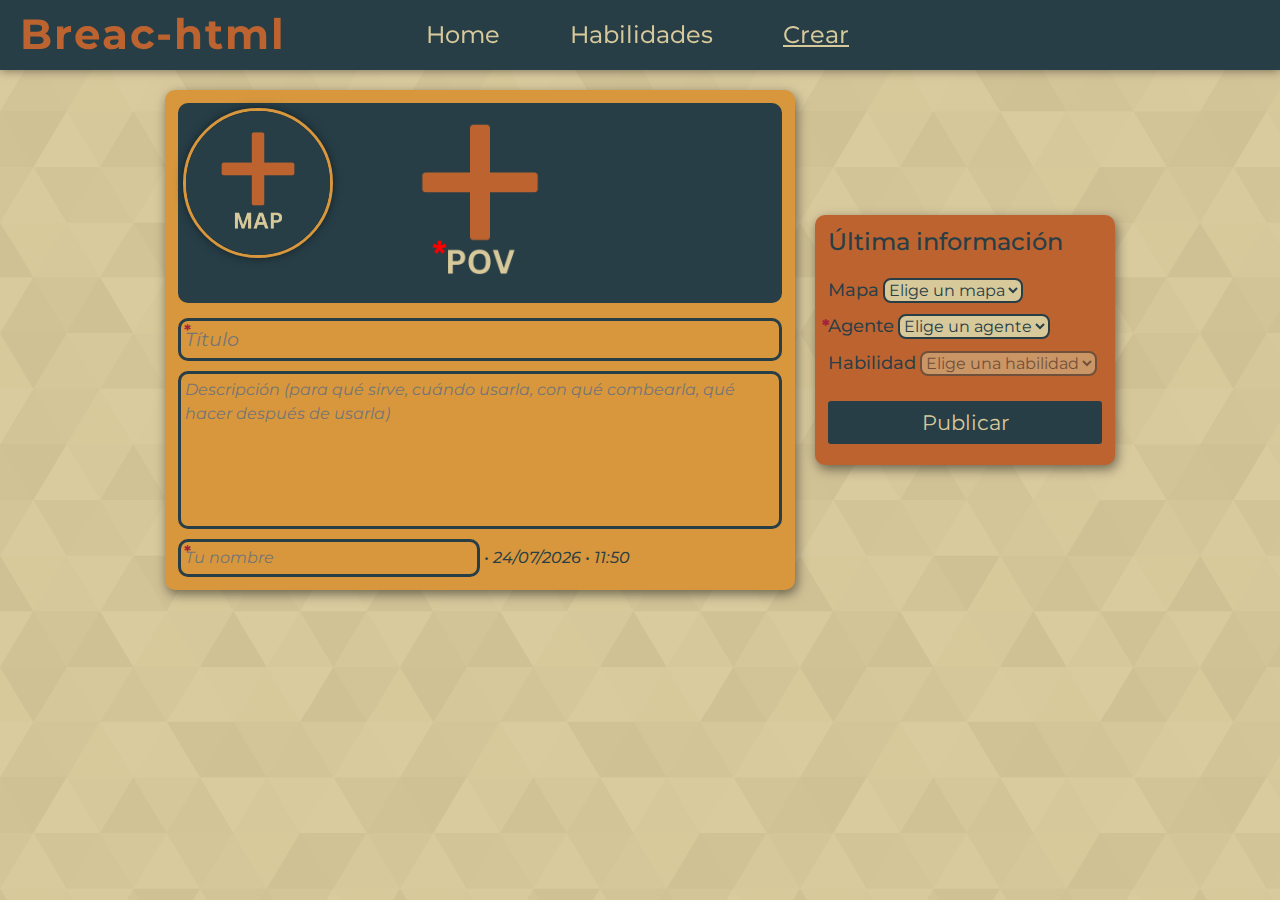
<file: crear.html>
<!DOCTYPE html>
<html lang="es">

<head>
    <meta charset="UTF-8">
    <meta name="viewport" content="width=device-width, initial-scale=1.0">
    <title>Breac-html | Home</title>
    <link rel="stylesheet" href="https://cdnjs.cloudflare.com/ajax/libs/animate.css/4.1.1/animate.min.css" />
    <link href="https://cdn.jsdelivr.net/npm/bootstrap@5.3.3/dist/css/bootstrap.min.css" rel="stylesheet"
        integrity="sha384-QWTKZyjpPEjISv5WaRU9OFeRpok6YctnYmDr5pNlyT2bRjXh0JMhjY6hW+ALEwIH" crossorigin="anonymous">
    <script src="https://cdn.jsdelivr.net/npm/bootstrap@5.3.3/dist/js/bootstrap.bundle.min.js"
        integrity="sha384-YvpcrYf0tY3lHB60NNkmXc5s9fDVZLESaAA55NDzOxhy9GkcIdslK1eN7N6jIeHz"
        crossorigin="anonymous"></script>
    <link rel="stylesheet" href="styles.css">
    <link rel="icon" type="image/x-icon" href="./images/favicon.ico">
</head>

<body>
    <nav>
        <a class="main_title" href="index.html">
            <h1 class="home-navbar" style="color: rgb(189, 99, 47);"><b>Breac-html</b></h1>
        </a>
        <a class="navbar-link" href="index.html">Home</a>
        <a class="navbar-link" href="habilidades.html">Habilidades</a>
        <a style="text-decoration: underline;" class="navbar-link" href="crear.html">Crear</a>
    </nav>

    <form class="form-crear" id="form-crear">


        <div class="card-form">

            <div>
                <div class="div-input-pov">
                    <input type="file" name="povSrc" accept="image/*" id="input-pov" required>
                    <img onclick="function1()" style="border: 10px solid #273E47;  border-radius: 10px; cursor: pointer;" id="pov-preview"
                        src="./images/pov-placeholder.png" class="pov">
                </div>
                <div>
                    <input style="display: none;" type="file" name="mapSrc" accept="image/*" id="input-map">
                    <img onclick="function2()" style="border: 3px solid #D8973C; opacity: 1; cursor: pointer;"
                        id="map-preview" src="./images/map-placeholder.png" class="map">
                </div>
            </div>
            <div>
                <span class="ast"><b>*</b></span>
                <input autocomplete="off" name="titleText" id="title" class="input-form-crear-title" type="text"
                    placeholder="Título" required>
            </div>
            <textarea name="desc" autocomplete="off" class="input-form-crear-desc" type="text" rows="7"
                placeholder="Descripción (para qué sirve, cuándo usarla, con qué combearla, qué hacer después de usarla)"></textarea>
            <div style="margin-top: auto;" class="form-crear-firma">
                <span class="ast"><b>*</b></span>
                <input autocomplete="off" id="nombre" name="nombre" class="input-form-crear-name" type="text"
                    placeholder="Tu nombre" required>
                <span name="fecha" style="font-style:italic;">• <span id="fecha-hoy"></span></span>
            </div>
        </div>

        <div class="card-form-2">
            <h4 class="form-crar-card-2-title">Última información</h4>
            <div>
                <label>Mapa</label>
                <select value="Mapa" name="mapa">
                    <option value="">Elige un mapa</option>
                    <option value="abyss">Abyss</option>
                    <option value="ascent">Ascent</option>
                    <option value="bind">Bind</option>
                    <option value="breeze">Breeze</option>
                    <option value="fracture">Fracture</option>
                    <option value="heaven">Heaven</option>
                    <option value="icebox">Icebox</option>
                    <option value="lotus">Lotus</option>
                    <option value="pearl">Pearl</option>
                    <option value="split">Split</option>
                    <option value="sunset">Sunset</option>
                </select>
            </div>
            <div>
                <span class="ast" style="left: -2.5px; font-weight: bold;"><b>*</b></span>
                <label>Agente</label>
                <select id="agente" name="agente" required>
                    <option value="">Elige un agente</option>
                </select>
            </div>
            <div>
                <label>Habilidad</label>
                <select disabled id="habilidad" name="habilidad" class="habilidad">
                    <option value="">Elige una habilidad</option>
                </select>
            </div>
            <button class="btn btn-light">Publicar</button>
        </div>
    </form>

    <div class="toast-container position-fixed bottom-0 end-0 p-3">
        <div id="liveToast" class="toast align-items-center mi-toast border-0" role="alert" aria-live="assertive"
            aria-atomic="true" data-bs-delay="3000">
            <div class="d-flex">
                <div class="toast-body">
                    ¡Artículo publicado exitosamente!
                </div>
            </div>
            <script src="crear.js"></script>
</body>

</html>
</file>
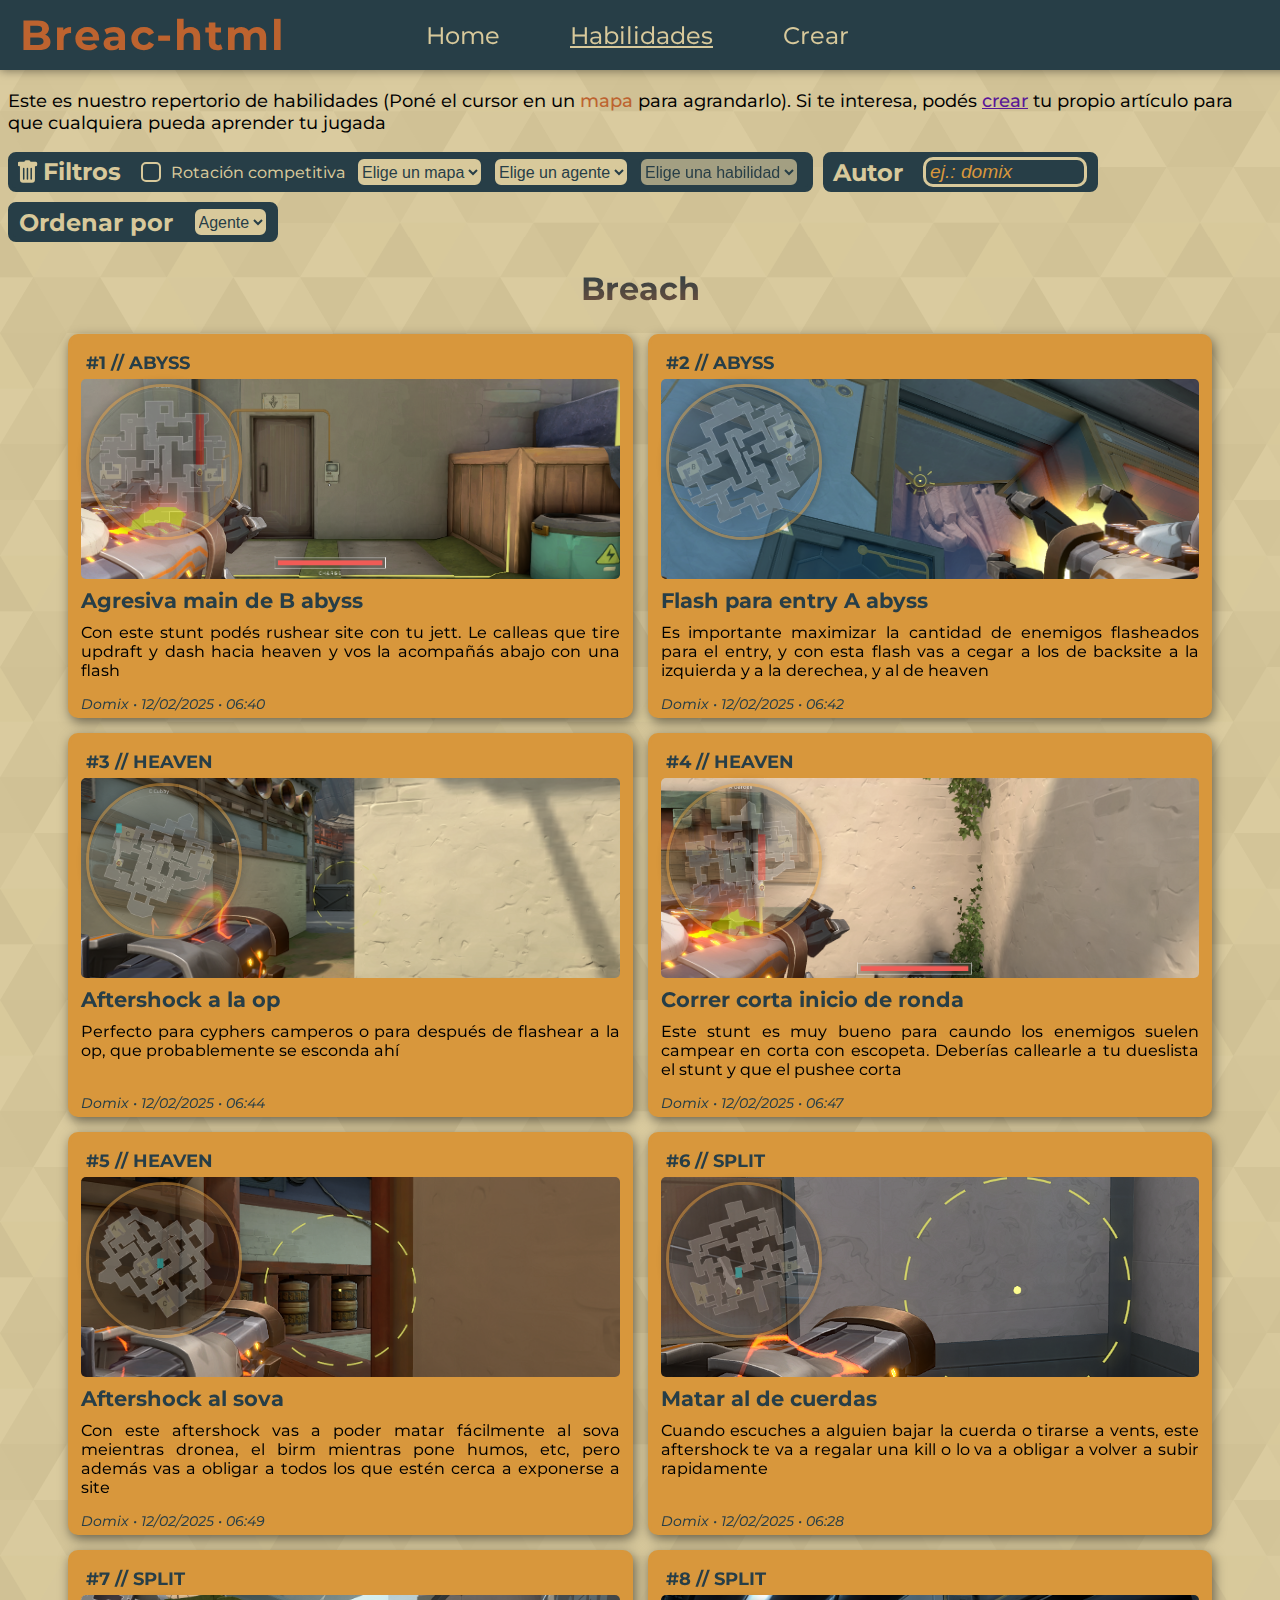
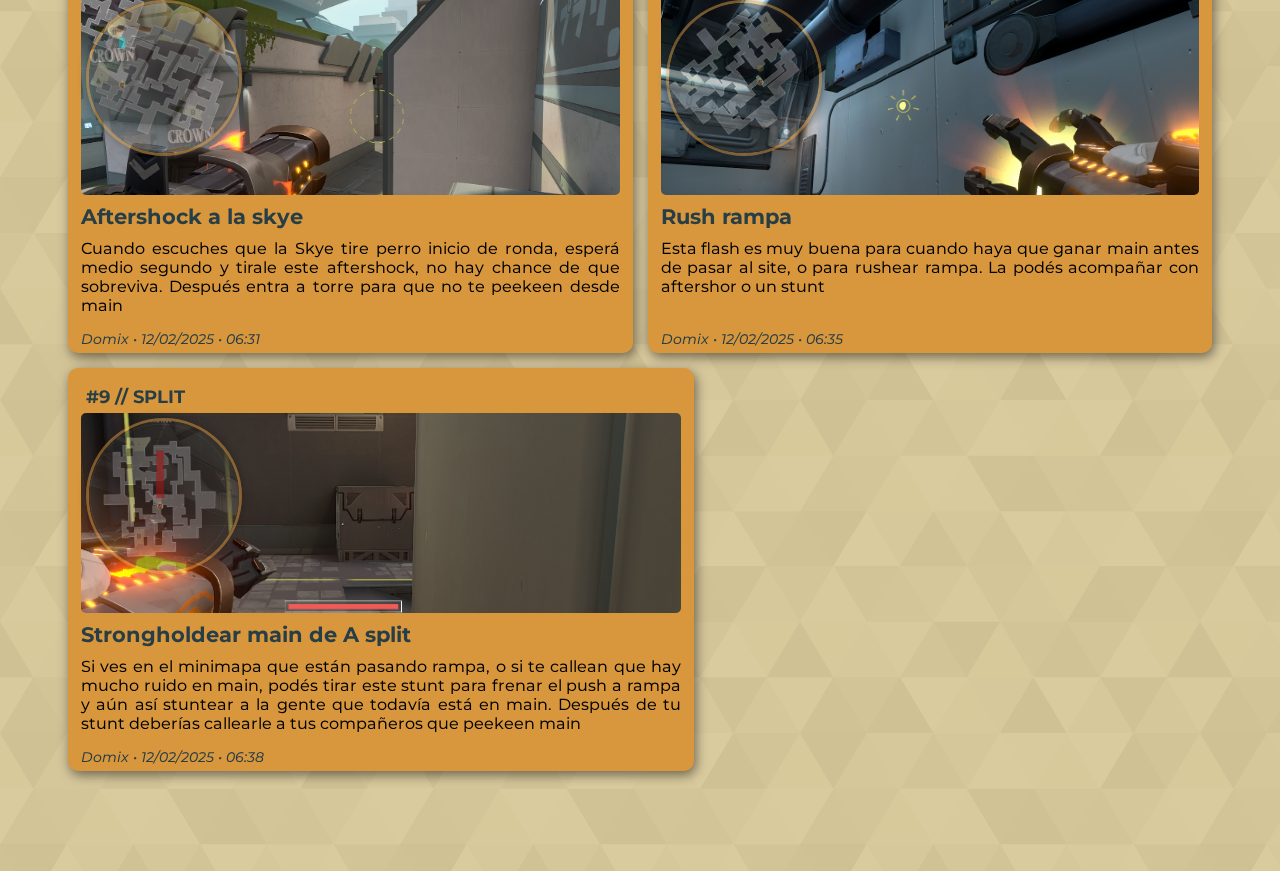
<file: habilidades.html>
<!DOCTYPE html>
<html lang="es">

<head>
    <meta charset="UTF-8">
    <meta name="viewport" content="width=device-width, initial-scale=1.0">
    <title>Breac-html | Habilidades</title>
    <link rel="stylesheet" href="styles.css">
    <link rel="icon" type="image/x-icon" href="./images/favicon.ico">
</head>

<body>

    <nav>
        <a class="main_title" href="index.html">
            <h1 class="home-navbar" style="color: rgb(189, 99, 47);">Breac-html</h1>
        </a>
        <a class="navbar-link" href="index.html">Home</a>
        <a style="text-decoration: underline;" class="navbar-link" href="habilidades.html">Habilidades</a>
        <a class="navbar-link" href="crear.html">Crear</a>
    </nav>

    <p>Este es nuestro repertorio de habilidades (Poné el cursor en un <span
            style="color:#BD632F;; font-weight: 500;">mapa</span> para agrandarlo). Si te interesa, podés <a
            class="mi-link" href="crear.html">crear</a> tu propio artículo para que cualquiera pueda
        aprender tu jugada</p>
    <form id="form-hb">
        <div class="max-filter-container">

            <div class="filter-search-container">
                <div name="para q no haya gap" style="display: flex; flex-direction:row;">
                    <button onclick="vaciarInput()" type="button" class="icon-filter-button"><svg
                            xmlns="http://www.w3.org/2000/svg" width="24" height="24" fill="currentColor"
                            class="bi bi-trash-fill" id="basura" viewBox="1.7 0 16 14.4">
                            <path
                                d="M2.5 1a1 1 0 0 0-1 1v1a1 1 0 0 0 1 1H3v9a2 2 0 0 0 2 2h6a2 2 0 0 0 2-2V4h.5a1 1 0 0 0 1-1V2a1 1 0 0 0-1-1H10a1 1 0 0 0-1-1H7a1 1 0 0 0-1 1zm3 4a.5.5 0 0 1 .5.5v7a.5.5 0 0 1-1 0v-7a.5.5 0 0 1 .5-.5M8 5a.5.5 0 0 1 .5.5v7a.5.5 0 0 1-1 0v-7A.5.5 0 0 1 8 5m3 .5v7a.5.5 0 0 1-1 0v-7a.5.5 0 0 1 1 0" />
                        </svg></button>
                    <div class="filter-container">
                        <label class="filter-label">Filtros</label>
                        <label class="checkbox-label"
                            style="color: #D8C99B; font-size: 1rem; display: flex; align-items: center; user-select: none;">
                            <input type="checkbox" id="comp-input-form-hb">
                            <span class="custom-checkbox"></span>
                            Rotación competitiva

                        </label>
                        <div class="select-filter-container">
                            <select name="mapa-input-form-hb" id="mapa-input-form-hb">
                                <option value="">Elige un mapa</option>
                            </select>
                            <select name="agente-input-form-hb" id="agente-input-form-hb">
                                <option value="">Elige un agente</option>
                            </select>
                            <select name="habilidad-input-form-hb" id="habilidad-input-form-hb">
                                <option value="">Elige una habilidad</option>
                            </select>
                        </div>
                    </div>
                </div>
    </form>

    <div class="search-container">
        <label class="filter-label" style="color: #D8C99B; display: flex; align-items: center;">Autor</label>
        <input id="autor-input-form-hb" type="text" autocomplete="off" class="input-form-hb" placeholder="ej.: domix">
        <!-- <button class="vaciar-autor-button"><svg xmlns="http://www.w3.org/2000/svg" width="16" height="16" fill="currentColor" class="bi bi-x" viewBox="0 0 16 16">
            <path d="M4.646 4.646a.5.5 0 0 1 .708 0L8 7.293l2.646-2.647a.5.5 0 0 1 .708.708L8.707 8l2.647 2.646a.5.5 0 0 1-.708.708L8 8.707l-2.646 2.647a.5.5 0 0 1-.708-.708L7.293 8 4.646 5.354a.5.5 0 0 1 0-.708"/>
          </svg></button> -->
    </div>
    <!-- filter-serach-container: -->
    </div>
    <div class="ordenar-container">
        <label class="filter-label" style="color: #D8C99B; display: flex; align-items: center;">Ordenar por</label>
        <select name="ordenar-select" id="order-input-form-hb">
            <option value="agente">Agente</option>
            <option value="mapa">Mapa</option>
        </select>
    </div>

    </div>

    <div id="maxContainer"></div>
    <script src="habilidades.js"></script>

</body>

</html>
</file>
<file: styles.css>
@import url('https://fonts.googleapis.com/css2?family=Montserrat:ital,wght@0,100..900;1,100..900&display=swap');

* {
    --color1: #A4243B;
    --color2: #D8C99B;
    --color3: #D8973C;
    --color4: #BD632F;
    --color5: #273E47;
    --color5-alpha: rgba(39, 62, 71, 0.6);
    --color6: #757574;
    --color2-aplha: #d8c99b00;
}

.btn.btn-success {
    background-color: var(--color4);
    border: 2px;
    border-radius: 3px;
    text-decoration: none;
    color: var(--color2);
    font-size: 1.5rem;
    transition: all .3s;
}

.btn.btn-success:hover {
    color: var(--color5);
    transform: scale(1.1);
}

.btn.btn-light {
    background-color: var(--color5);
    border: 2px;
    border-radius: 3px;
    text-decoration: none;
    color: var(--color2);
    font-size: 1.3rem;
    transition: all .2s;
    margin-top: 15px;
}

.btn.btn-light:hover {
    color: var(--color3);
    transform: scale(1.05);
}

nav {
    display: flex;
    position: fixed;
    z-index: 1;
    top: 0;
    left: 0;
    width: 100vw;
    margin: 0;
    background: var(--color5);
    height: 70px;
    align-items: center;
    padding-left: 20px;
    gap: 70px;
    box-shadow: 0px 0px 10px rgba(0, 0, 0, 0.5);
}

.home-navbar {
    font-size: 2.6rem;
    letter-spacing: 2px;
    margin: 0;
    margin-right: 70px;
    transition: all .3s;
}

.navbar-link {
    text-decoration: none;
    color: var(--color2);
    font-size: 1.5rem;
    transition: all .3s;
}

.navbar-link:hover {
    color: var(--color3);
    transform: scale(1.1);
}

.main_title {
    text-decoration: none;
}


body {
    font-family: montserrat;
    font-weight: 450;
    margin-bottom: 100px;
    margin-top: calc(70px + 20px);
    background-color: #D8C99B;
    background-image: url("data:image/svg+xml,%3Csvg xmlns='http://www.w3.org/2000/svg' width='400' height='333.3' viewBox='0 0 1080 900'%3E%3Cg fill-opacity='0.04'%3E%3Cpolygon fill='%23444' points='90 150 0 300 180 300'/%3E%3Cpolygon points='90 150 180 0 0 0'/%3E%3Cpolygon fill='%23AAA' points='270 150 360 0 180 0'/%3E%3Cpolygon fill='%23DDD' points='450 150 360 300 540 300'/%3E%3Cpolygon fill='%23999' points='450 150 540 0 360 0'/%3E%3Cpolygon points='630 150 540 300 720 300'/%3E%3Cpolygon fill='%23DDD' points='630 150 720 0 540 0'/%3E%3Cpolygon fill='%23444' points='810 150 720 300 900 300'/%3E%3Cpolygon fill='%23FFF' points='810 150 900 0 720 0'/%3E%3Cpolygon fill='%23DDD' points='990 150 900 300 1080 300'/%3E%3Cpolygon fill='%23444' points='990 150 1080 0 900 0'/%3E%3Cpolygon fill='%23DDD' points='90 450 0 600 180 600'/%3E%3Cpolygon points='90 450 180 300 0 300'/%3E%3Cpolygon fill='%23666' points='270 450 180 600 360 600'/%3E%3Cpolygon fill='%23AAA' points='270 450 360 300 180 300'/%3E%3Cpolygon fill='%23DDD' points='450 450 360 600 540 600'/%3E%3Cpolygon fill='%23999' points='450 450 540 300 360 300'/%3E%3Cpolygon fill='%23999' points='630 450 540 600 720 600'/%3E%3Cpolygon fill='%23FFF' points='630 450 720 300 540 300'/%3E%3Cpolygon points='810 450 720 600 900 600'/%3E%3Cpolygon fill='%23DDD' points='810 450 900 300 720 300'/%3E%3Cpolygon fill='%23AAA' points='990 450 900 600 1080 600'/%3E%3Cpolygon fill='%23444' points='990 450 1080 300 900 300'/%3E%3Cpolygon fill='%23222' points='90 750 0 900 180 900'/%3E%3Cpolygon points='270 750 180 900 360 900'/%3E%3Cpolygon fill='%23DDD' points='270 750 360 600 180 600'/%3E%3Cpolygon points='450 750 540 600 360 600'/%3E%3Cpolygon points='630 750 540 900 720 900'/%3E%3Cpolygon fill='%23444' points='630 750 720 600 540 600'/%3E%3Cpolygon fill='%23AAA' points='810 750 720 900 900 900'/%3E%3Cpolygon fill='%23666' points='810 750 900 600 720 600'/%3E%3Cpolygon fill='%23999' points='990 750 900 900 1080 900'/%3E%3Cpolygon fill='%23999' points='180 0 90 150 270 150'/%3E%3Cpolygon fill='%23444' points='360 0 270 150 450 150'/%3E%3Cpolygon fill='%23FFF' points='540 0 450 150 630 150'/%3E%3Cpolygon points='900 0 810 150 990 150'/%3E%3Cpolygon fill='%23222' points='0 300 -90 450 90 450'/%3E%3Cpolygon fill='%23FFF' points='0 300 90 150 -90 150'/%3E%3Cpolygon fill='%23FFF' points='180 300 90 450 270 450'/%3E%3Cpolygon fill='%23666' points='180 300 270 150 90 150'/%3E%3Cpolygon fill='%23222' points='360 300 270 450 450 450'/%3E%3Cpolygon fill='%23FFF' points='360 300 450 150 270 150'/%3E%3Cpolygon fill='%23444' points='540 300 450 450 630 450'/%3E%3Cpolygon fill='%23222' points='540 300 630 150 450 150'/%3E%3Cpolygon fill='%23AAA' points='720 300 630 450 810 450'/%3E%3Cpolygon fill='%23666' points='720 300 810 150 630 150'/%3E%3Cpolygon fill='%23FFF' points='900 300 810 450 990 450'/%3E%3Cpolygon fill='%23999' points='900 300 990 150 810 150'/%3E%3Cpolygon points='0 600 -90 750 90 750'/%3E%3Cpolygon fill='%23666' points='0 600 90 450 -90 450'/%3E%3Cpolygon fill='%23AAA' points='180 600 90 750 270 750'/%3E%3Cpolygon fill='%23444' points='180 600 270 450 90 450'/%3E%3Cpolygon fill='%23444' points='360 600 270 750 450 750'/%3E%3Cpolygon fill='%23999' points='360 600 450 450 270 450'/%3E%3Cpolygon fill='%23666' points='540 600 630 450 450 450'/%3E%3Cpolygon fill='%23222' points='720 600 630 750 810 750'/%3E%3Cpolygon fill='%23FFF' points='900 600 810 750 990 750'/%3E%3Cpolygon fill='%23222' points='900 600 990 450 810 450'/%3E%3Cpolygon fill='%23DDD' points='0 900 90 750 -90 750'/%3E%3Cpolygon fill='%23444' points='180 900 270 750 90 750'/%3E%3Cpolygon fill='%23FFF' points='360 900 450 750 270 750'/%3E%3Cpolygon fill='%23AAA' points='540 900 630 750 450 750'/%3E%3Cpolygon fill='%23FFF' points='720 900 810 750 630 750'/%3E%3Cpolygon fill='%23222' points='900 900 990 750 810 750'/%3E%3Cpolygon fill='%23222' points='1080 300 990 450 1170 450'/%3E%3Cpolygon fill='%23FFF' points='1080 300 1170 150 990 150'/%3E%3Cpolygon points='1080 600 990 750 1170 750'/%3E%3Cpolygon fill='%23666' points='1080 600 1170 450 990 450'/%3E%3Cpolygon fill='%23DDD' points='1080 900 1170 750 990 750'/%3E%3C/g%3E%3C/svg%3E");
}

p {
    font-size: large;
}

h1 {
    font-size: 3rem;
    letter-spacing: 2px;
}

.mapa-titulo {
    color: rgb(39, 62, 71);
    font-size: 2rem;
    text-align: center;
}

h2 {
    font-size: 2rem;
    background: linear-gradient(180deg, var(--color5) 0%, var(--color4) 200%);
    -webkit-background-clip: text;
    -webkit-text-fill-color: transparent;
}

.card-container {
    margin-left: 60px;
    margin-right: 60px;
    display: flex;
    gap: 15px;
    flex-wrap: wrap;
    justify-content: left;
    margin-bottom: 50px;
    /* justify-content: center; */
}


.card {
    background-color: rgb(216, 151, 60);
    border: 3px solid rgb(216, 151, 60);
    border-radius: 10px;
    width: 400px;
    padding: 10px;
    filter: drop-shadow(2px 4px 6px rgba(0, 0, 0, 0.5));
    flex: 1;
    min-width: 400px;
    max-width: 600px;

}

.form-crear {
    display: flex;
    gap: 20px;
    flex-wrap: wrap;
    justify-content: center;
    align-items: center;
    /* border: 1px solid red; */
}

.card-form {
    background-color: rgb(216, 151, 60);
    border: 3px solid rgb(216, 151, 60);
    border-radius: 10px;
    padding: 10px;
    filter: drop-shadow(2px 4px 6px rgba(0, 0, 0, 0.5));
    height: 500px;
    width: 630px;
    display: flex;
    flex-direction: column;
    gap: 10px;
    margin: 0px;
    max-width: 90%;
}

.card-form-2 {
    background-color: var(--color4);
    border: 3px solid var(--color4);
    border-radius: 10px;
    padding: 10px;
    filter: drop-shadow(2px 4px 6px rgba(0, 0, 0, 0.5));
    margin: auto;
    display: flex;
    flex-direction: column;
    gap: 10px;
    height: 250px;
    width: 300px;
    margin: 0px;
}

.no-result {
    display: flex;
    justify-content: center;
    align-items: center;
    flex-direction: column;
}

.form-crar-card-2-title {
    margin-bottom: 10px;
}

select {
    font-size: 1rem;
    border: 2px solid var(--color5);
    border-radius: 8px;
    background-color: var(--color2);
    color: var(--color5);
    cursor: pointer;
    /* transition: all 0.3s ease; */
    outline: none;
}

select::-webkit-scrollbar {
    width: 6px;
}

select::-webkit-scrollbar-thumb {
    background: var(--color5);
    border-radius: 3px;
}

select::-webkit-scrollbar-track {
    background: var(--color2);
}

body::-webkit-scrollbar {
    width: 15px;
}

body::-webkit-scrollbar-thumb {
    background: var(--color4);
}

body::-webkit-scrollbar-track {
    background: var(--color2);
}

.habilidad:disabled {
    opacity: 0.5;
}

select:disabled {
    cursor: auto;
}

/* select:disabled:hover {
    border-color: var(--color5);
} */
/* select:hover {
    border-color: var(--color3);
} */
/* select:focus {
    border-color: var(--color2);
    outline: none;
} */
/* select:not(:focus) {
    border-color: var(--color5);
} */


label {
    color: var(--color5);
    font-size: 1.1rem;
}

.input-form-crear::placeholder {
    color: var(--color5-alpha);
}

.input-form-crear-title {
    font-size: 1.2rem;
    font-style: italic;
    outline: none;
    background: none;
    border: none;
    border: 3px solid var(--color5);
    border-radius: 10px;
    padding: 4px;
    width: 100%;
}
#pov-preview{
    transition: transform 0.2s ease-in-out;
}
#pov-preview:hover{
    transform: translateY(-3px);
}
#map-preview:hover{
    transform: translateY(-3px);
}
#map-preview {
    transition: transform 0.2s ease-in-out;
    top: 10px;
}
.ast {
    position: absolute;
    padding-left: 6px;
    padding-top: 1px;
    color: #A4243B;
}
.mi-link{
    color: rgb(89, 23, 151);
    transition: transform 0.2s ease-in-out;
    font-weight: 500;
    display: inline-block;
    text-decoration: underline;
    cursor: pointer;
}
.mi-link:hover{
    transform: translateY(-1px);
}
@keyframes shake {
    0% { transform: rotate(5deg) }
    25% { transform: rotate(-5deg) }
    50% { transform: rotate(-5deg) }
    75% { transform: rotate(5deg) }
    100% { transform: rotate(5deg) }
}
@keyframes shake2 {
    0% { transform: translateX(0); }
    25% { transform: translateX(-3px); }
    50% { transform: translateX(3px); }
    75% { transform: translateX(-3px); }
    100% { transform: translateX(0); }
}
.firma {
    color: var(--color5);
    font-style: italic;
    position: absolute;
    bottom: 2px;
    font-size: 0.9rem;
}

.form-crear-firma {
    color: var(--color5);
}

.input-form-crear-name {
    font-size: 1rem;
    font-style: italic;
    outline: none;
    background: none;
    border: none;
    border: 3px solid var(--color5);
    border-radius: 10px;
    padding: 4px;
    width: 50%;
}

.input-form-crear-desc {
    resize: none;
    font-size: 1rem;
    font-style: italic;
    outline: none;
    background: none;
    border: none;
    border: 3px solid var(--color5);
    border-radius: 10px;
    padding: 4px;
    overflow: hidden;
}

.form-control {
    background: 0;
    border: 4px solid var(--color5);
    border-radius: 15px;
}

.div-input-pov {
    position: relative;
}

#input-pov {
    opacity: 0;
    position: absolute;
    bottom: 8px;
    margin-left: 29%;
}

.pov {
    height: 100%;
    width: 100%;
    /* para que no se estire */
    object-fit: cover;
    max-height: 200px;
    border-radius: 5px;
    z-index: 10;
    margin-bottom: 5px;
}



.map {
    margin: 5px;
    border-radius: 50%;
    height: 150px;
    width: 150px;
    border: 3px solid rgb(216, 151, 60);
    position: absolute;
    filter: drop-shadow(0px 0px 5px rgba(0, 0, 0, .5));
    opacity: .5;
    transition: all .2s;
    z-index: 20;
    object-fit: cover;
}

.card .title-num {
    font-weight: bold;
    color: rgb(39, 62, 71);
    margin: 0px;
}

.title-num:before {
    content: "#";
}
.title-text-user{
    font-weight: bold;
    color: rgb(39, 62, 71);
    font-size: 1.3rem;
}
.card .title-text {
    font-weight: bold;
    color: rgb(39, 62, 71);
    margin: 0px;
}

.title-text:before {
    content: "// ";
}

.title {
    margin: 5px;
}

.desc {
    margin-bottom: 25px;
    text-align: justify;
    margin-top: 10px;
    font-size: 1rem;
}

h4 {
    color: rgb(39, 62, 71);
}

.mi-toast {
    background-color: var(--color4);
}

.mi-button {
    color: var(--color2);
}

.map:hover {
    transform: scale(2);
    opacity: 1;
    border-width: 1.5px;
    transition: all .3s;
}

.toast-body {
    color: var(--color5);
    font-size: 1.1rem;
}

.d-flex {
    color: var(--color5);
}

.input-form-hb {
    font-size: 1.2rem;
    font-style: italic;
    outline: none;
    background: none;
    border: none;
    border: 3px solid var(--color2);
    border-radius: 10px;
    padding: 4px;
    color: var(--color2);
    width: 150px;
}

.input-form-hb::placeholder {
    color: var(--color3);
}

.ordenar-container {
    display: flex;
    flex-direction: row;
    gap: 10px;
    width: 260px;
    background-color: var(--color5);
    height: 30px;
    border: 5px solid var(--color5);
    border-radius: 8px;
    justify-content: center;
}

.filter-container {
    display: flex;
    flex-direction: row;
    gap: 10px;
    width: 765px;
    background-color: var(--color5);
    height: 30px;
    border: 5px solid var(--color5);
    border-top-right-radius: 8px;
    border-bottom-right-radius: 8px;
}

.search-container {
    display: flex;
    flex-direction: row;
    gap: 10px;
    width: 260px;
    background-color: var(--color5);
    height: 30px;
    border: 5px solid var(--color5);
    border-radius: 8px;
    padding-left: 5px;
}

.filter-label {
    margin-right: 10px;
    font-size: 1.5rem;
    color: var(--color2);
    font-weight: bold;
    user-select: none;
}

.vaciar-autor-button {
    border: 2px solid var(--color2);
    color: var(--color2);
    background-color: var(--color5);
    border-radius: 30px;
    position: absolute;
}

.submit-filter-button {
    border: 4px solid var(--color4);
    border-radius: 8px;
    border-top-left-radius: 0;
    border-bottom-left-radius: 0;
    background-color: var(--color4);
    font-weight: bold;
    width: 45px;
    cursor: pointer;
}

.icon-filter-button {
    border: 4px solid var(--color5);
    border-radius: 8px;
    border-top-right-radius: 0;
    border-bottom-right-radius: 0;
    background-color: var(--color5);
    font-weight: bold;
    width: 30px;
    color: var(--color2);
    cursor: pointer;
}

.max-filter-container {
    display: flex;
    flex-direction: row;
    gap: 10px;
    max-width: 90vw;
}
.filter-search-container{
    display: flex;
    flex-direction: row;
    gap: 10px;
}
.select-filter-container{
    gap: 10px;
    display: flex;
}
@media screen and (max-width: 1530px){
    .max-filter-container {
        flex-direction: column;
    }
}
@media screen and (max-width: 1150px) {
    .filter-search-container{
        flex-direction: column;
    }
}
@media screen and (max-width: 1019px) {
    .card-container {
        justify-content: center;
    }
}
@media screen and (max-width: 900px) {
    /* .filter-container{
        flex-direction: column;
    } */
    nav {
        gap: 10px;
    }

    .home-navbar {
        font-size: 2.2rem;
    }

    .navbar-link {
        font-size: 1.5rem;
    }
}

@media screen and (max-width: 720px) {
    nav {
        gap: 10px;
    }

    .home-navbar {
        font-size: 1.8rem;
        margin-right: 0;
    }

    .navbar-link {
        font-size: 1.3rem;
    }
}

@media screen and (max-width: 500px) {
    nav {
        gap: 10px;
    }

    .home-navbar {
        font-size: 1.5rem;
    }

    .navbar-link {
        font-size: 1rem;
    }
}
@media screen and (max-width: 450px) {
    .card-container {
        margin-left: 0px;
        margin-right: 0px;
    }
    .card {
        min-width: 90%;
        max-width: 90%;
        padding-bottom: 55px;
    }
    .map{
        height: 120px;
        width: 120px;
    }
    nav {
        gap: 8px;
    }
    .home-navbar {
        font-size: 1.1rem;
    }

    .navbar-link {
        font-size: 0.9rem;
    }
}

input[type="checkbox"] {
    display: none;
}

.checkbox-label {
    display: flex;
    align-items: center;
    cursor: pointer;
    font-size: 16px;
}

.checkbox-label .custom-checkbox {
    width: 16px;
    height: 16px;
    max-width: 16px;
    max-height: 16px;
    border: 2px solid var(--color2);
    border-radius: 5px;
    display: inline-block;
    position: relative;
    margin-right: 10px;
    transition: all 0.3s;
}

input[type="checkbox"]:checked+.custom-checkbox {
    background-color: #D8C99B;
    border-color: var(--color2);
}

input[type="checkbox"]:checked~.custom-checkbox::after {
    content: "✔";
    color: var(--color4);
    font-size: 16px;
    position: absolute;
    top: 50%;
    left: 50%;
    transform: translate(-50%, -50%);
    font-weight: bold;
}

.checkbox-label .custom-checkbox:hover {
    border-color: var(--color3);
}
</file>
